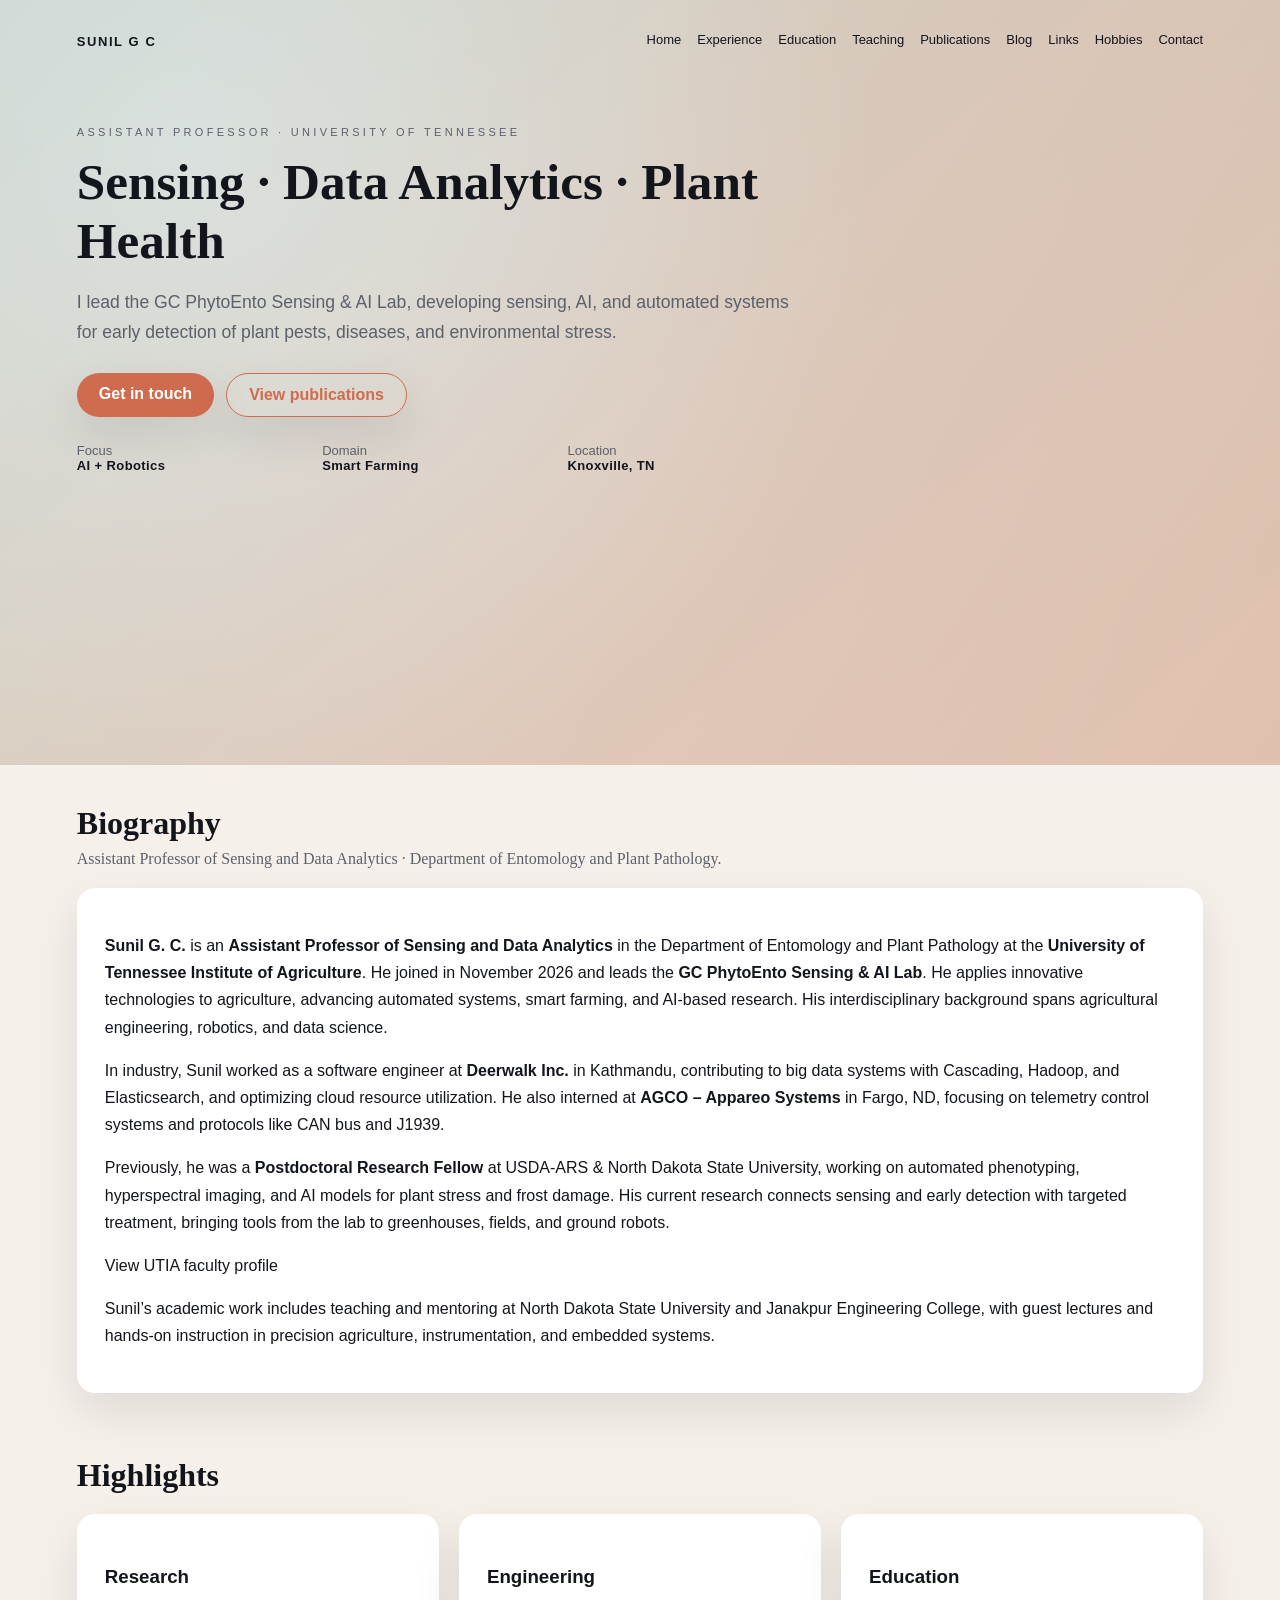
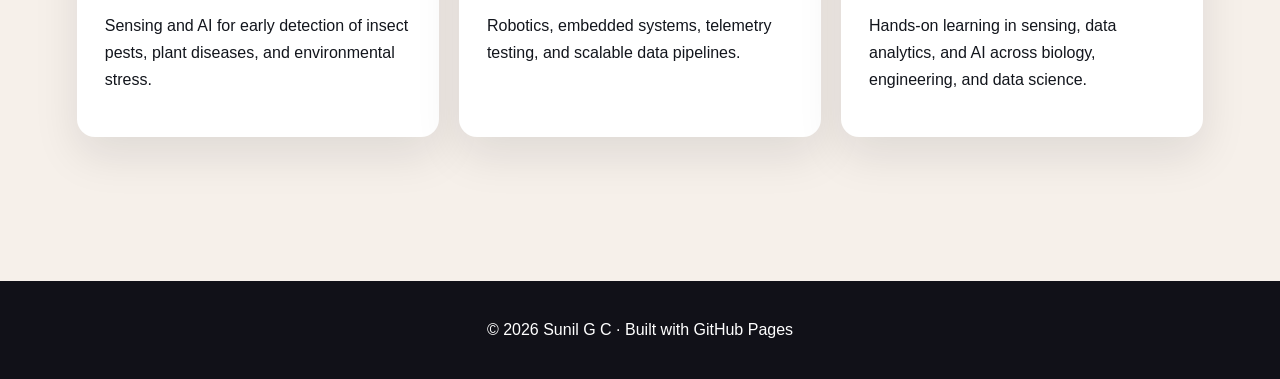
<file: index.html>
<!DOCTYPE html>
<html lang="en">

<head>
  <meta charset="UTF-8">
  <meta http-equiv="Content-Security-Policy" content="default-src 'none'; style-src 'self' https://fonts.googleapis.com; font-src https://fonts.gstatic.com; img-src 'self'; base-uri 'none'; form-action 'none'; upgrade-insecure-requests">
  <meta name="referrer" content="strict-origin-when-cross-origin">
  <meta name="viewport" content="width=device-width, initial-scale=1.0">
  <title>Sunil GC | Assistant Professor, University of Tennessee</title>
  <link rel="stylesheet" href="style.css">
</head>

<body>
  <header class="hero">
    <div class="hero__bg"></div>
    <nav class="nav">
      <div class="nav__brand">Sunil G C</div>
      <div class="nav__links">
        <a href="index.html">Home</a>
        <a href="experience.html">Experience</a>
        <a href="education.html">Education</a>
        <a href="teaching.html">Teaching</a>
        <a href="publications.html">Publications</a>
        <a href="blog.html">Blog</a>
        <a href="links.html">Links</a>
        <a href="hobbies.html">Hobbies</a>
        <a href="contact.html">Contact</a>
      </div>
    </nav>

    <div class="hero__content">
      <p class="hero__eyebrow">Assistant Professor · University of Tennessee</p>
      <h1>Sensing · Data Analytics · Plant Health</h1>
      <p class="hero__lede">I lead the GC PhytoEnto Sensing &amp; AI Lab, developing sensing, AI, and automated systems for early detection of plant pests, diseases, and environmental stress.</p>
      <div class="hero__cta">
        <a class="btn" href="contact.html">Get in touch</a>
        <a class="btn btn--ghost" href="publications.html">View publications</a>
      </div>
      <div class="hero__stats">
        <div>
          <span class="stat__label">Focus</span>
          <span class="stat__value">AI + Robotics</span>
        </div>
        <div>
          <span class="stat__label">Domain</span>
          <span class="stat__value">Smart Farming</span>
        </div>
        <div>
          <span class="stat__label">Location</span>
          <span class="stat__value">Knoxville, TN</span>
        </div>
      </div>
    </div>
  </header>

  <main>
    <section class="section">
      <div class="section__header">
        <h2>Biography</h2>
        <p>Assistant Professor of Sensing and Data Analytics · Department of Entomology and Plant Pathology.</p>
      </div>
      <div class="card">
        <p><strong>Sunil G. C.</strong> is an <strong>Assistant Professor of Sensing and Data Analytics</strong> in the Department of Entomology and Plant Pathology at the <strong>University of Tennessee Institute of Agriculture</strong>. He joined in November 2026 and leads the <strong>GC PhytoEnto Sensing &amp; AI Lab</strong>. He applies innovative technologies to agriculture, advancing automated systems, smart farming, and AI-based research. His interdisciplinary background spans agricultural engineering, robotics, and data science.</p>
        <p>In industry, Sunil worked as a software engineer at <strong>Deerwalk Inc.</strong> in Kathmandu, contributing to big data systems with Cascading, Hadoop, and Elasticsearch, and optimizing cloud resource utilization. He also interned at <strong>AGCO – Appareo Systems</strong> in Fargo, ND, focusing on telemetry control systems and protocols like CAN bus and J1939.</p>
        <p>Previously, he was a <strong>Postdoctoral Research Fellow</strong> at USDA-ARS &amp; North Dakota State University, working on automated phenotyping, hyperspectral imaging, and AI models for plant stress and frost damage. His current research connects sensing and early detection with targeted treatment, bringing tools from the lab to greenhouses, fields, and ground robots.</p>
        <p><a href="https://utia.tennessee.edu/person/?id=401983" target="_blank" rel="noopener">View UTIA faculty profile</a></p>
        <p>Sunil’s academic work includes teaching and mentoring at North Dakota State University and Janakpur Engineering College, with guest lectures and hands-on instruction in precision agriculture, instrumentation, and embedded systems.</p>
      </div>
    </section>

    <section class="section">
      <div class="section__header">
        <h2>Highlights</h2>
      </div>
      <div class="grid">
        <div class="card">
          <h3>Research</h3>
          <p>Sensing and AI for early detection of insect pests, plant diseases, and environmental stress.</p>
        </div>
        <div class="card">
          <h3>Engineering</h3>
          <p>Robotics, embedded systems, telemetry testing, and scalable data pipelines.</p>
        </div>
        <div class="card">
          <h3>Education</h3>
          <p>Hands-on learning in sensing, data analytics, and AI across biology, engineering, and data science.</p>
        </div>
      </div>
    </section>
  </main>

  <footer class="footer">
    <p>© 2026 Sunil G C · Built with GitHub Pages</p>
  </footer>
</body>

</html>
</file>
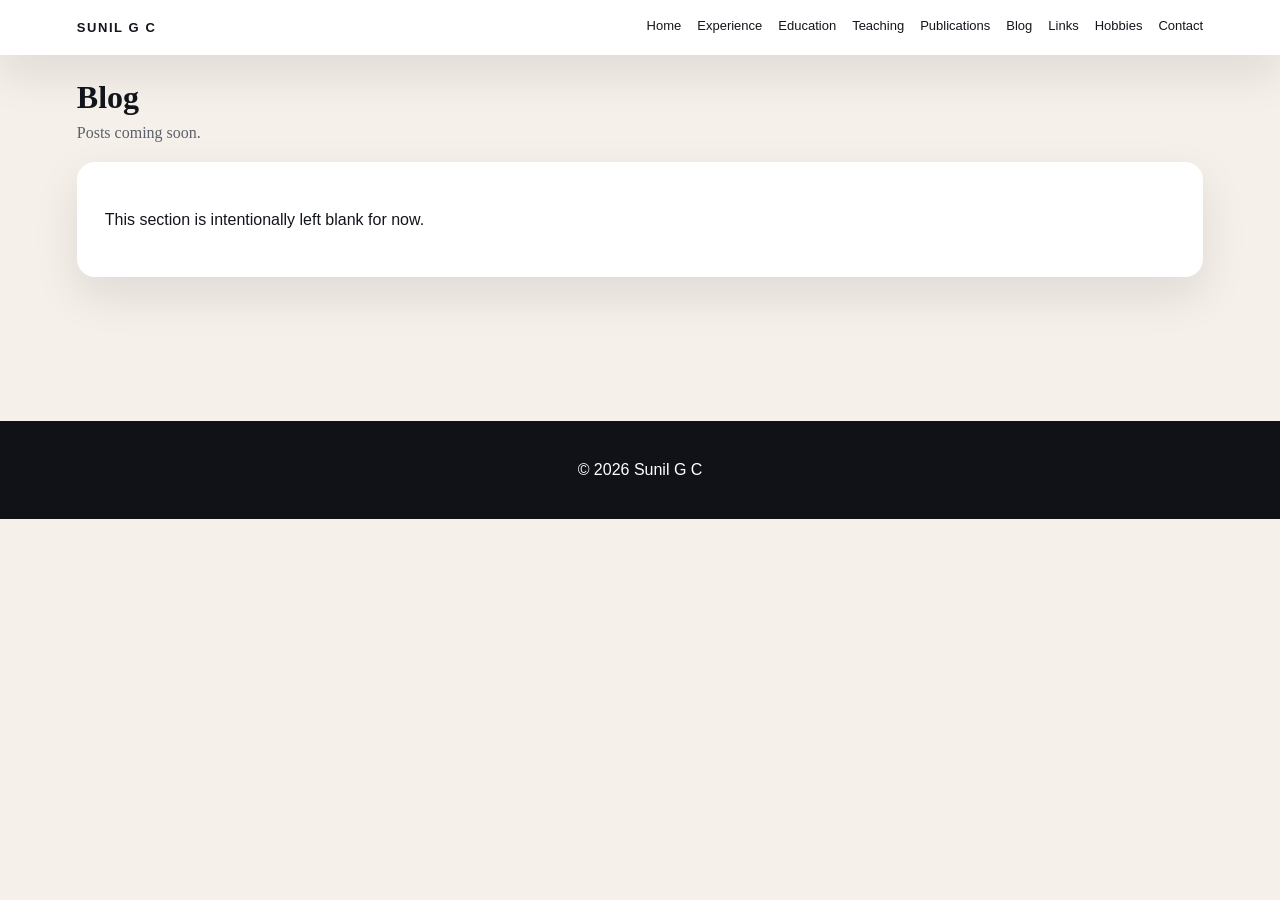
<file: blog.html>
<!DOCTYPE html>
<html lang="en">

<head>
  <meta charset="UTF-8">
  <meta http-equiv="Content-Security-Policy" content="default-src 'none'; style-src 'self' https://fonts.googleapis.com; font-src https://fonts.gstatic.com; img-src 'self'; base-uri 'none'; form-action 'none'; upgrade-insecure-requests">
  <meta name="referrer" content="strict-origin-when-cross-origin">
  <meta name="viewport" content="width=device-width, initial-scale=1.0">
  <title>Sunil GC | Blog</title>
  <link rel="stylesheet" href="style.css">
</head>

<body>
  <nav class="nav nav--page">
    <div class="nav__brand">Sunil G C</div>
    <div class="nav__links">
      <a href="index.html">Home</a>
      <a href="experience.html">Experience</a>
      <a href="education.html">Education</a>
      <a href="teaching.html">Teaching</a>
      <a href="publications.html">Publications</a>
      <a href="blog.html">Blog</a>
      <a href="links.html">Links</a>
      <a href="hobbies.html">Hobbies</a>
      <a href="contact.html">Contact</a>
    </div>
  </nav>

  <main class="page">
    <section class="section">
      <div class="section__header">
        <h2>Blog</h2>
        <p>Posts coming soon.</p>
      </div>
      <div class="card">
        <p>This section is intentionally left blank for now.</p>
      </div>
    </section>
  </main>

  <footer class="footer">
    <p>© 2026 Sunil G C</p>
  </footer>
</body>

</html>
</file>
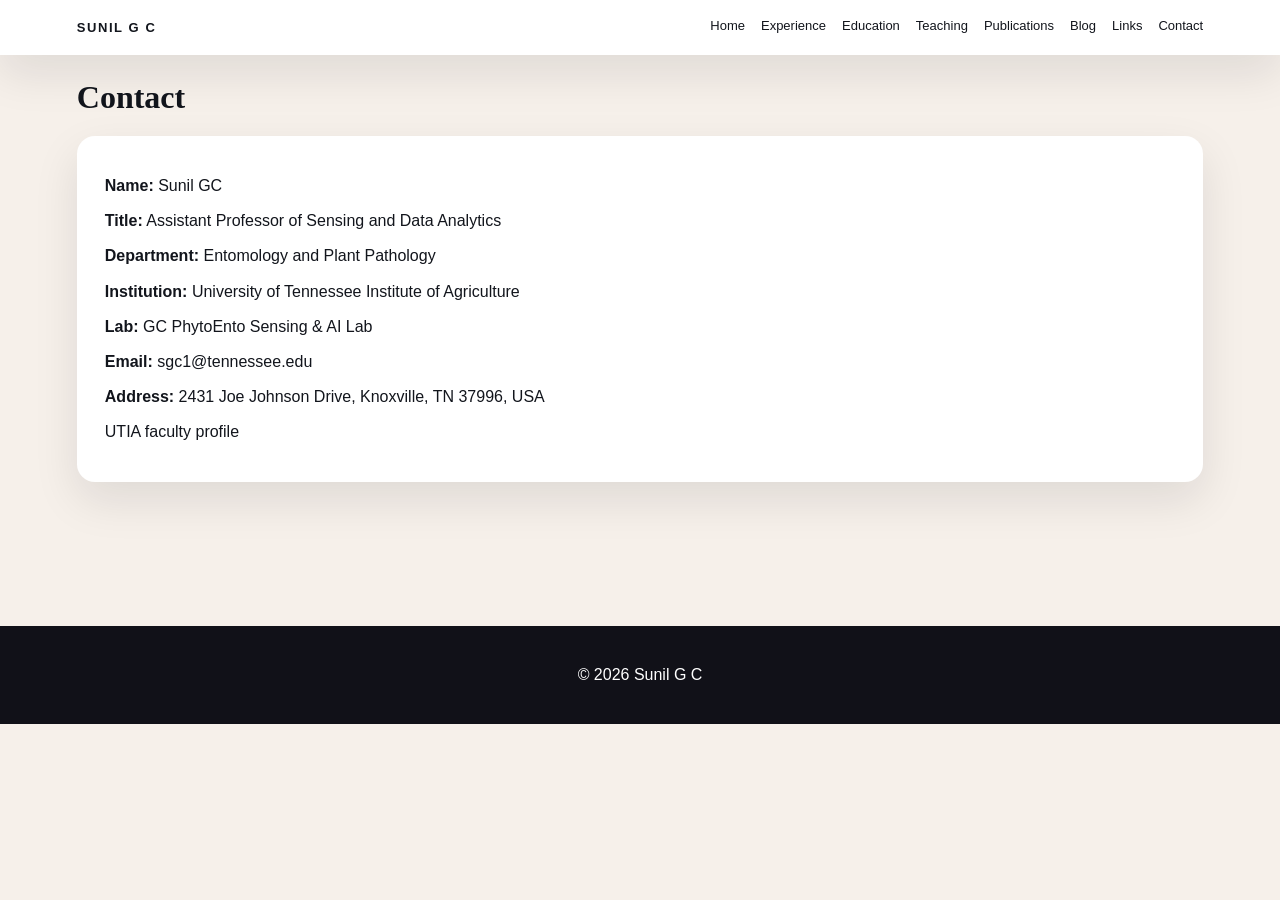
<file: contact.html>
<!DOCTYPE html>
<html lang="en">

<head>
  <meta charset="UTF-8">
  <meta http-equiv="Content-Security-Policy" content="default-src 'none'; style-src 'self' https://fonts.googleapis.com; font-src https://fonts.gstatic.com; img-src 'self'; base-uri 'none'; form-action 'none'; upgrade-insecure-requests">
  <meta name="referrer" content="strict-origin-when-cross-origin">
  <meta name="viewport" content="width=device-width, initial-scale=1.0">
  <title>Sunil GC | Contact</title>
  <link rel="stylesheet" href="style.css">
</head>

<body>
  <nav class="nav nav--page">
    <div class="nav__brand">Sunil G C</div>
    <div class="nav__links">
      <a href="index.html">Home</a>
      <a href="experience.html">Experience</a>
      <a href="education.html">Education</a>
      <a href="teaching.html">Teaching</a>
      <a href="publications.html">Publications</a>
      <a href="blog.html">Blog</a>
      <a href="links.html">Links</a>
      <a href="contact.html">Contact</a>
    </div>
  </nav>

  <main class="page">
    <section class="section">
      <div class="section__header">
        <h2>Contact</h2>
      </div>
      <div class="card contact">
        <p><strong>Name:</strong> Sunil GC</p>
        <p><strong>Title:</strong> Assistant Professor of Sensing and Data Analytics</p>
        <p><strong>Department:</strong> Entomology and Plant Pathology</p>
        <p><strong>Institution:</strong> University of Tennessee Institute of Agriculture</p>
        <p><strong>Lab:</strong> GC PhytoEnto Sensing &amp; AI Lab</p>
        <p><strong>Email:</strong> <a href="mailto:sgc1@tennessee.edu">sgc1@tennessee.edu</a></p>
        <p><strong>Address:</strong> 2431 Joe Johnson Drive, Knoxville, TN 37996, USA</p>
        <p><a href="https://utia.tennessee.edu/person/?id=401983" target="_blank" rel="noopener">UTIA faculty profile</a></p>
      </div>
    </section>
  </main>

  <footer class="footer">
    <p>© 2026 Sunil G C</p>
  </footer>
</body>

</html>
</file>
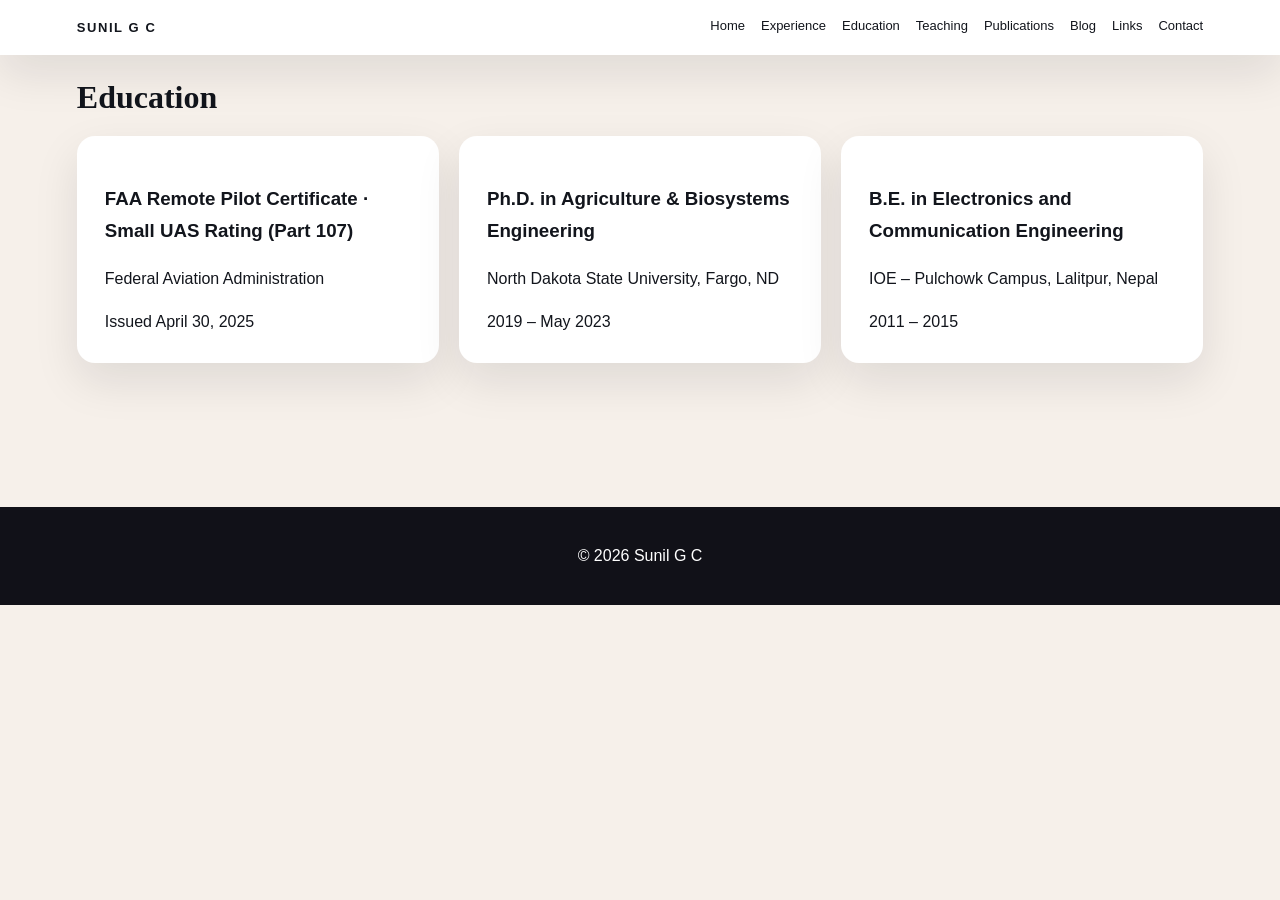
<file: education.html>
<!DOCTYPE html>
<html lang="en">

<head>
  <meta charset="UTF-8">
  <meta http-equiv="Content-Security-Policy" content="default-src 'none'; style-src 'self' https://fonts.googleapis.com; font-src https://fonts.gstatic.com; img-src 'self'; base-uri 'none'; form-action 'none'; upgrade-insecure-requests">
  <meta name="referrer" content="strict-origin-when-cross-origin">
  <meta name="viewport" content="width=device-width, initial-scale=1.0">
  <title>Sunil GC | Education</title>
  <link rel="stylesheet" href="style.css">
</head>

<body>
  <nav class="nav nav--page">
    <div class="nav__brand">Sunil G C</div>
    <div class="nav__links">
      <a href="index.html">Home</a>
      <a href="experience.html">Experience</a>
      <a href="education.html">Education</a>
      <a href="teaching.html">Teaching</a>
      <a href="publications.html">Publications</a>
      <a href="blog.html">Blog</a>
      <a href="links.html">Links</a>
      <a href="contact.html">Contact</a>
    </div>
  </nav>

  <main class="page">
    <section class="section">
      <div class="section__header">
        <h2>Education</h2>
      </div>
      <div class="grid">
        <div class="card">
          <h3>FAA Remote Pilot Certificate · Small UAS Rating (Part 107)</h3>
          <p>Federal Aviation Administration</p>
          <span>Issued April 30, 2025</span>
        </div>
        <div class="card">
          <h3>Ph.D. in Agriculture & Biosystems Engineering</h3>
          <p>North Dakota State University, Fargo, ND</p>
          <span>2019 – May 2023</span>
        </div>
        <div class="card">
          <h3>B.E. in Electronics and Communication Engineering</h3>
          <p>IOE – Pulchowk Campus, Lalitpur, Nepal</p>
          <span>2011 – 2015</span>
        </div>
      </div>
    </section>
  </main>

  <footer class="footer">
    <p>© 2026 Sunil G C</p>
  </footer>
</body>

</html>
</file>
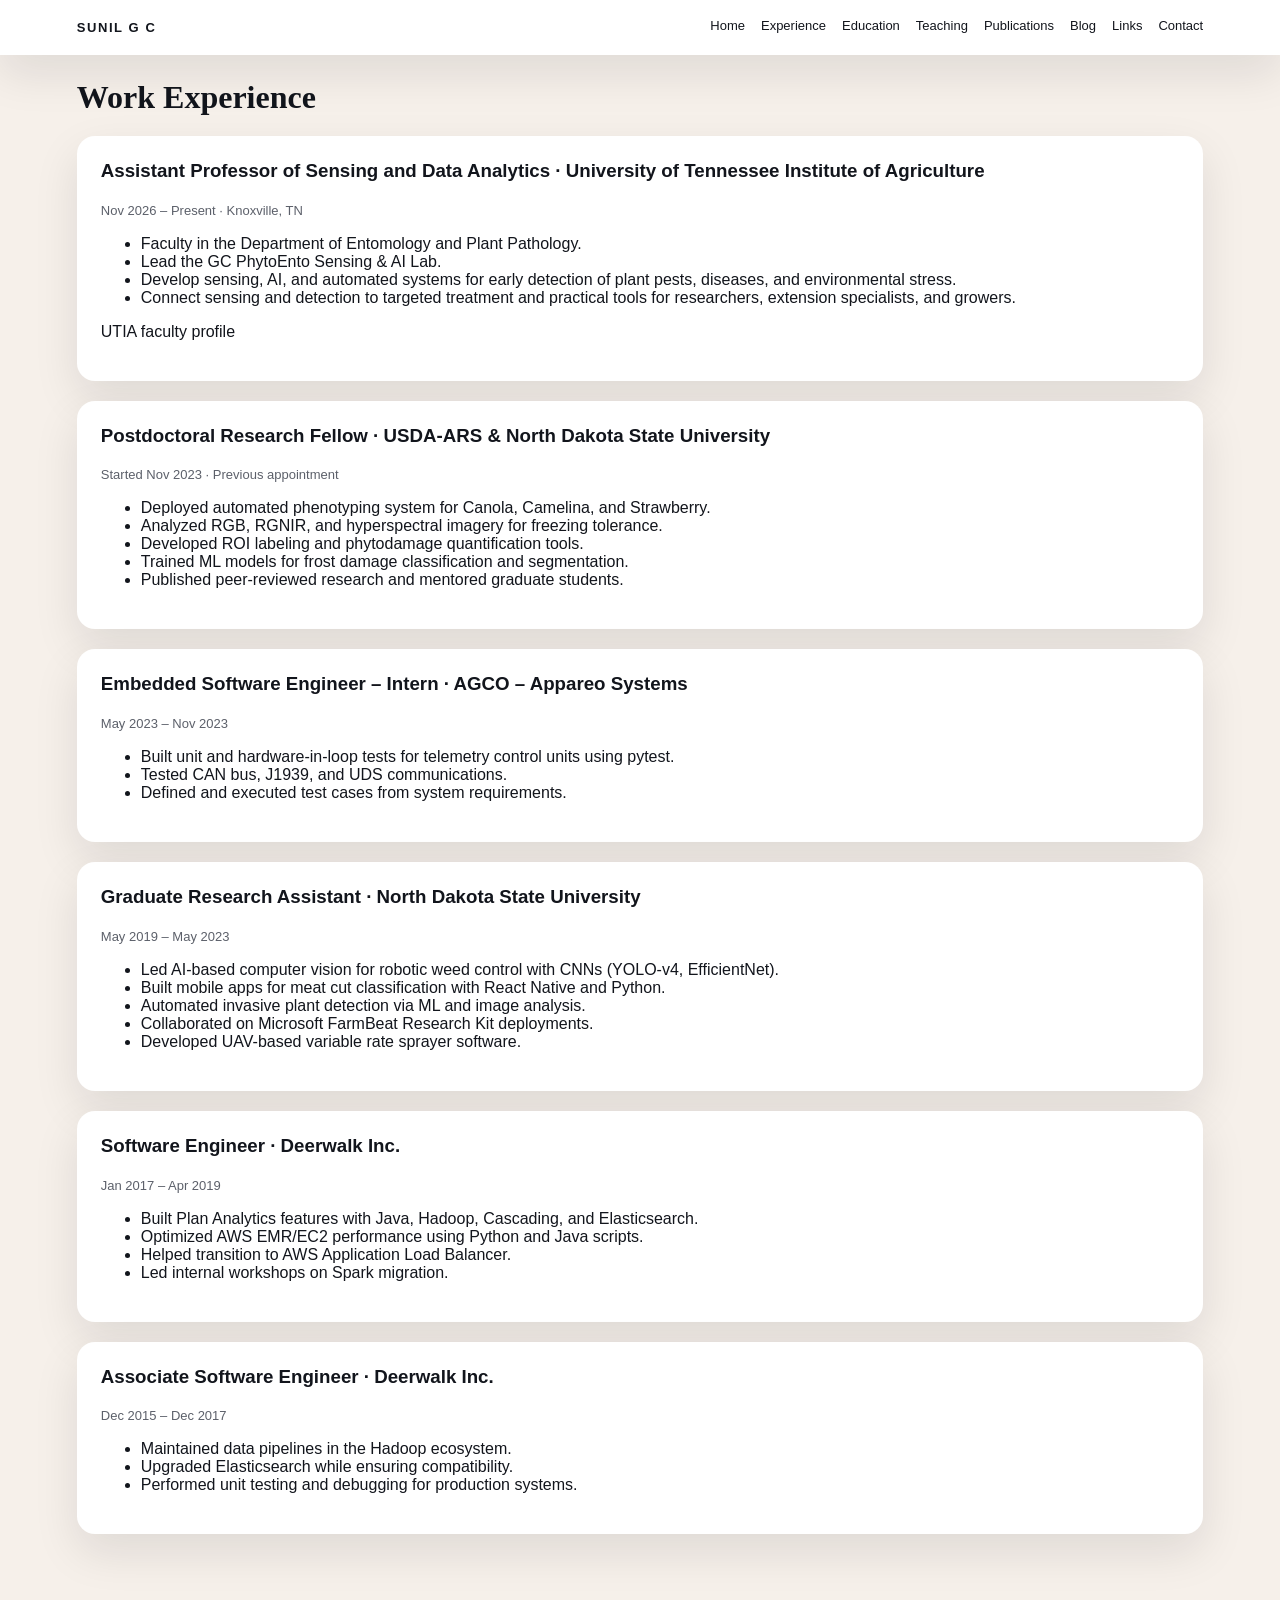
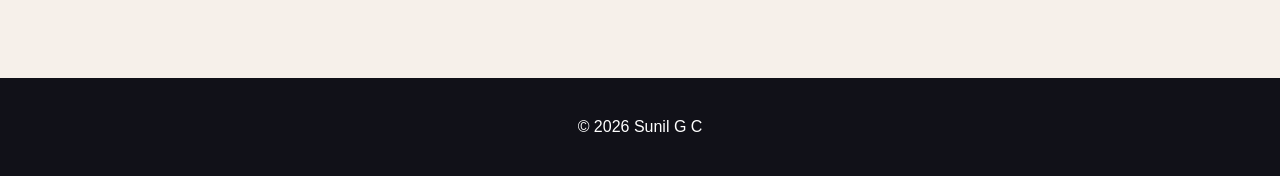
<file: experience.html>
<!DOCTYPE html>
<html lang="en">

<head>
  <meta charset="UTF-8">
  <meta http-equiv="Content-Security-Policy" content="default-src 'none'; style-src 'self' https://fonts.googleapis.com; font-src https://fonts.gstatic.com; img-src 'self'; base-uri 'none'; form-action 'none'; upgrade-insecure-requests">
  <meta name="referrer" content="strict-origin-when-cross-origin">
  <meta name="viewport" content="width=device-width, initial-scale=1.0">
  <title>Sunil GC | Experience</title>
  <link rel="stylesheet" href="style.css">
</head>

<body>
  <nav class="nav nav--page">
    <div class="nav__brand">Sunil G C</div>
    <div class="nav__links">
      <a href="index.html">Home</a>
      <a href="experience.html">Experience</a>
      <a href="education.html">Education</a>
      <a href="teaching.html">Teaching</a>
      <a href="publications.html">Publications</a>
      <a href="blog.html">Blog</a>
      <a href="links.html">Links</a>
      <a href="contact.html">Contact</a>
    </div>
  </nav>

  <main class="page">
    <section class="section">
      <div class="section__header">
        <h2>Work Experience</h2>
      </div>
      <div class="timeline">
        <div class="timeline__item">
          <h3>Assistant Professor of Sensing and Data Analytics · University of Tennessee Institute of Agriculture</h3>
          <span>Nov 2026 – Present · Knoxville, TN</span>
          <ul>
            <li>Faculty in the Department of Entomology and Plant Pathology.</li>
            <li>Lead the GC PhytoEnto Sensing &amp; AI Lab.</li>
            <li>Develop sensing, AI, and automated systems for early detection of plant pests, diseases, and environmental stress.</li>
            <li>Connect sensing and detection to targeted treatment and practical tools for researchers, extension specialists, and growers.</li>
          </ul>
          <p><a href="https://utia.tennessee.edu/person/?id=401983" target="_blank" rel="noopener">UTIA faculty profile</a></p>
        </div>
        <div class="timeline__item">
          <h3>Postdoctoral Research Fellow · USDA-ARS & North Dakota State University</h3>
          <span>Started Nov 2023 · Previous appointment</span>
          <ul>
            <li>Deployed automated phenotyping system for Canola, Camelina, and Strawberry.</li>
            <li>Analyzed RGB, RGNIR, and hyperspectral imagery for freezing tolerance.</li>
            <li>Developed ROI labeling and phytodamage quantification tools.</li>
            <li>Trained ML models for frost damage classification and segmentation.</li>
            <li>Published peer-reviewed research and mentored graduate students.</li>
          </ul>
        </div>
        <div class="timeline__item">
          <h3>Embedded Software Engineer – Intern · AGCO – Appareo Systems</h3>
          <span>May 2023 – Nov 2023</span>
          <ul>
            <li>Built unit and hardware-in-loop tests for telemetry control units using pytest.</li>
            <li>Tested CAN bus, J1939, and UDS communications.</li>
            <li>Defined and executed test cases from system requirements.</li>
          </ul>
        </div>
        <div class="timeline__item">
          <h3>Graduate Research Assistant · North Dakota State University</h3>
          <span>May 2019 – May 2023</span>
          <ul>
            <li>Led AI-based computer vision for robotic weed control with CNNs (YOLO-v4, EfficientNet).</li>
            <li>Built mobile apps for meat cut classification with React Native and Python.</li>
            <li>Automated invasive plant detection via ML and image analysis.</li>
            <li>Collaborated on Microsoft FarmBeat Research Kit deployments.</li>
            <li>Developed UAV-based variable rate sprayer software.</li>
          </ul>
        </div>
        <div class="timeline__item">
          <h3>Software Engineer · Deerwalk Inc.</h3>
          <span>Jan 2017 – Apr 2019</span>
          <ul>
            <li>Built Plan Analytics features with Java, Hadoop, Cascading, and Elasticsearch.</li>
            <li>Optimized AWS EMR/EC2 performance using Python and Java scripts.</li>
            <li>Helped transition to AWS Application Load Balancer.</li>
            <li>Led internal workshops on Spark migration.</li>
          </ul>
        </div>
        <div class="timeline__item">
          <h3>Associate Software Engineer · Deerwalk Inc.</h3>
          <span>Dec 2015 – Dec 2017</span>
          <ul>
            <li>Maintained data pipelines in the Hadoop ecosystem.</li>
            <li>Upgraded Elasticsearch while ensuring compatibility.</li>
            <li>Performed unit testing and debugging for production systems.</li>
          </ul>
        </div>
      </div>
    </section>
  </main>

  <footer class="footer">
    <p>© 2026 Sunil G C</p>
  </footer>
</body>

</html>
</file>
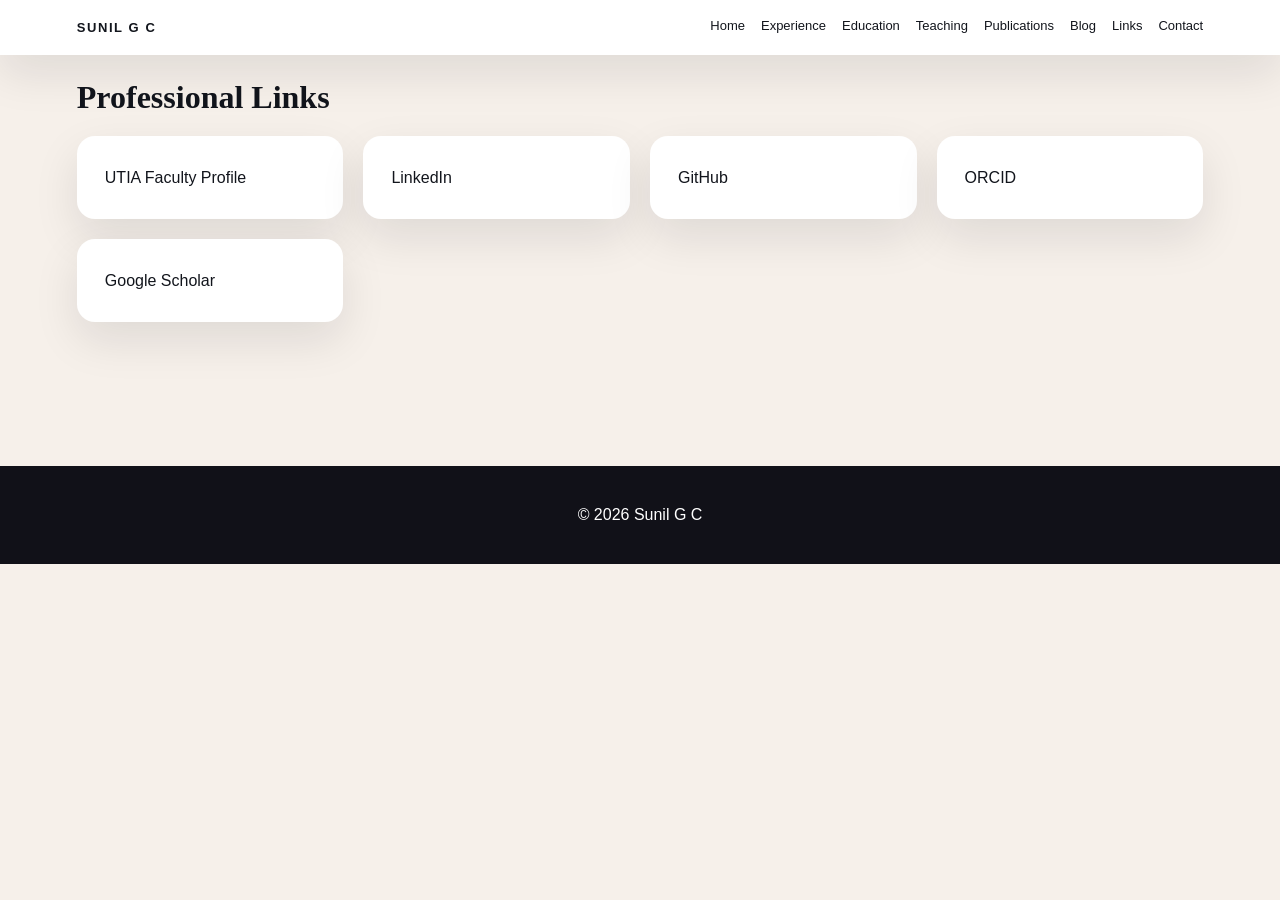
<file: links.html>
<!DOCTYPE html>
<html lang="en">

<head>
  <meta charset="UTF-8">
  <meta http-equiv="Content-Security-Policy" content="default-src 'none'; style-src 'self' https://fonts.googleapis.com; font-src https://fonts.gstatic.com; img-src 'self'; base-uri 'none'; form-action 'none'; upgrade-insecure-requests">
  <meta name="referrer" content="strict-origin-when-cross-origin">
  <meta name="viewport" content="width=device-width, initial-scale=1.0">
  <title>Sunil GC | Links</title>
  <link rel="stylesheet" href="style.css">
</head>

<body>
  <nav class="nav nav--page">
    <div class="nav__brand">Sunil G C</div>
    <div class="nav__links">
      <a href="index.html">Home</a>
      <a href="experience.html">Experience</a>
      <a href="education.html">Education</a>
      <a href="teaching.html">Teaching</a>
      <a href="publications.html">Publications</a>
      <a href="blog.html">Blog</a>
      <a href="links.html">Links</a>
      <a href="contact.html">Contact</a>
    </div>
  </nav>

  <main class="page">
    <section class="section">
      <div class="section__header">
        <h2>Professional Links</h2>
      </div>
      <div class="grid">
        <a class="card link-card" href="https://utia.tennessee.edu/person/?id=401983" target="_blank" rel="noopener">UTIA Faculty Profile</a>
        <a class="card link-card" href="https://www.linkedin.com/in/sgc445" target="_blank" rel="noopener">LinkedIn</a>
        <a class="card link-card" href="https://github.com/sunilgc7" target="_blank" rel="noopener">GitHub</a>
        <a class="card link-card" href="https://orcid.org/0000-0002-4653-7618" target="_blank" rel="noopener">ORCID</a>
        <a class="card link-card" href="https://scholar.google.com/citations?user=EtjLGYIAAAAJ&hl=en" target="_blank" rel="noopener">Google Scholar</a>
      </div>
    </section>
  </main>

  <footer class="footer">
    <p>© 2026 Sunil G C</p>
  </footer>
</body>

</html>
</file>
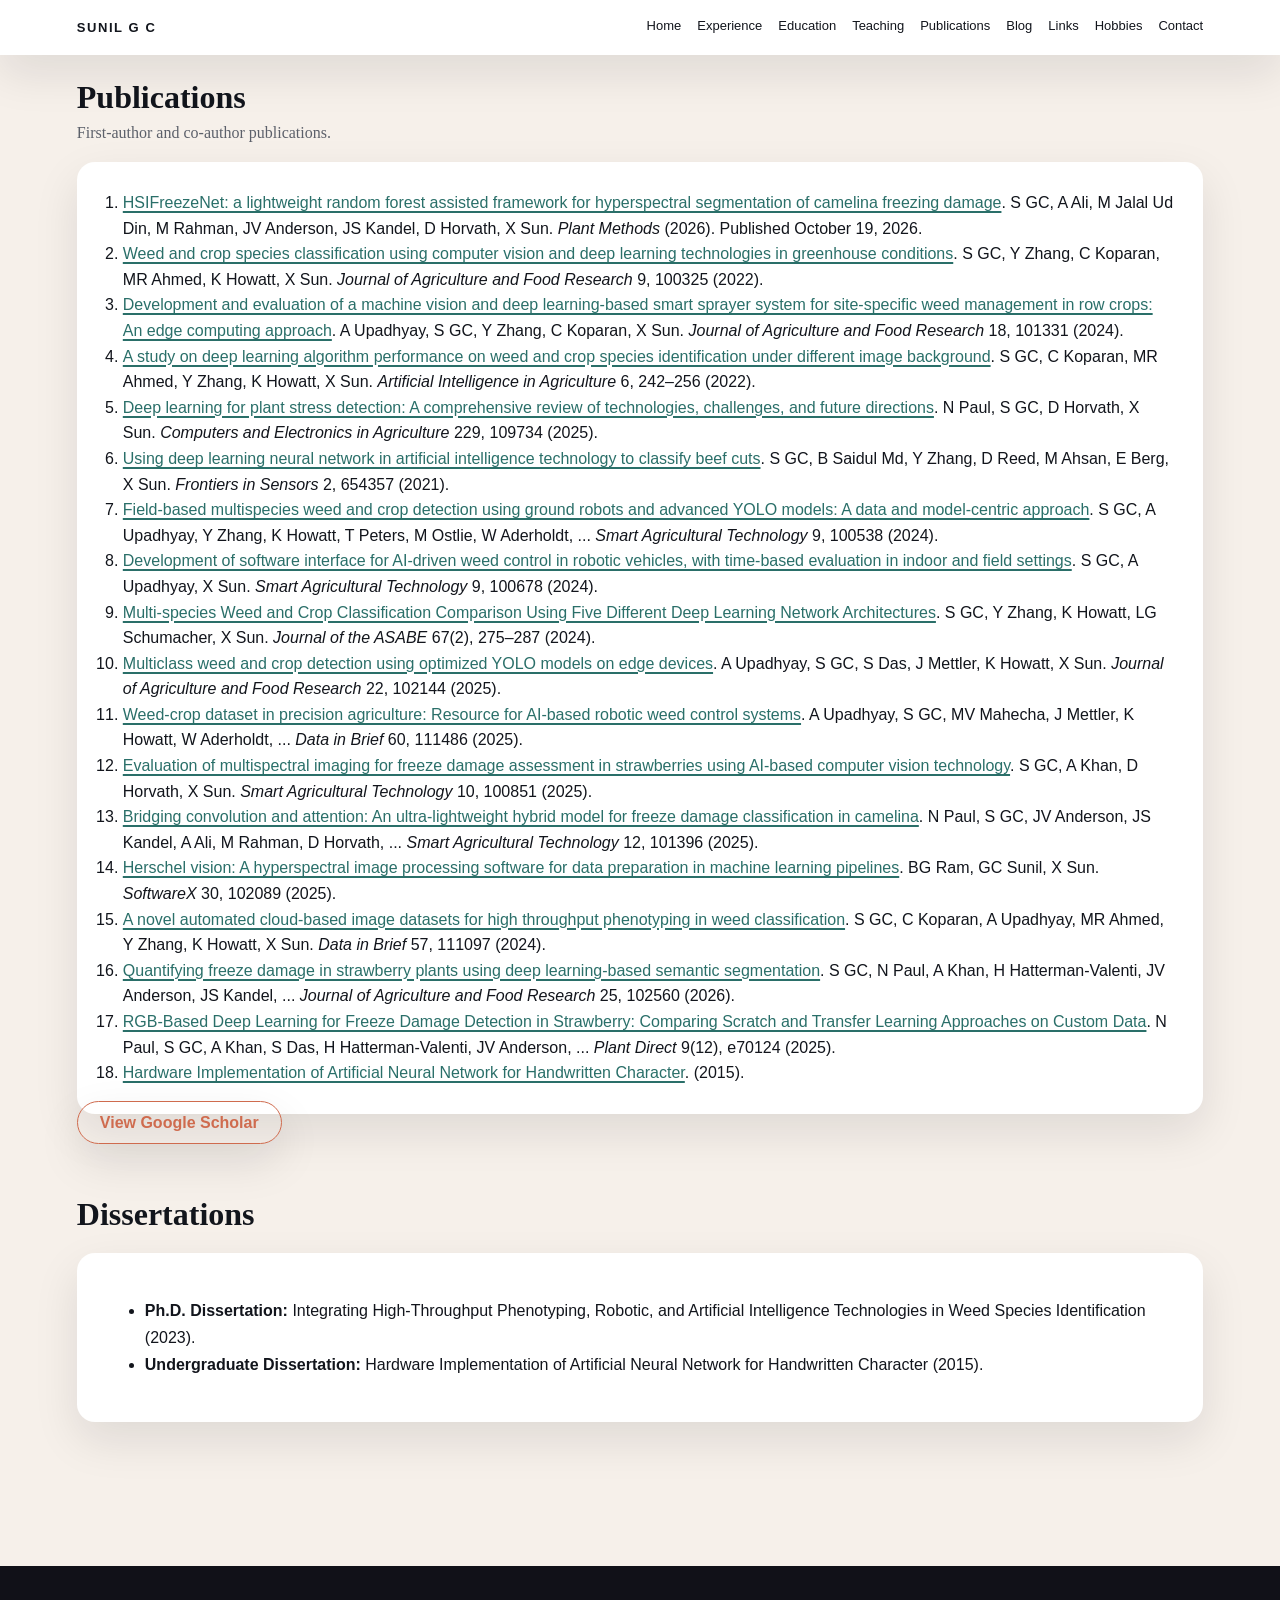
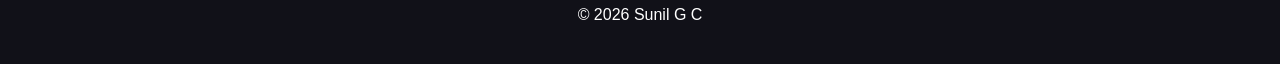
<file: publications.html>
<!DOCTYPE html>
<html lang="en">

<head>
  <meta charset="UTF-8">
  <meta http-equiv="Content-Security-Policy" content="default-src 'none'; style-src 'self' https://fonts.googleapis.com; font-src https://fonts.gstatic.com; img-src 'self'; base-uri 'none'; form-action 'none'; upgrade-insecure-requests">
  <meta name="referrer" content="strict-origin-when-cross-origin">
  <meta name="viewport" content="width=device-width, initial-scale=1.0">
  <title>Sunil GC | Publications</title>
  <link rel="stylesheet" href="style.css">
</head>

<body>
  <nav class="nav nav--page">
    <div class="nav__brand">Sunil G C</div>
    <div class="nav__links">
      <a href="index.html">Home</a>
      <a href="experience.html">Experience</a>
      <a href="education.html">Education</a>
      <a href="teaching.html">Teaching</a>
      <a href="publications.html">Publications</a>
      <a href="blog.html">Blog</a>
      <a href="links.html">Links</a>
      <a href="hobbies.html">Hobbies</a>
      <a href="contact.html">Contact</a>
    </div>
  </nav>

  <main class="page">
    <section class="section">
      <div class="section__header">
        <h2>Publications</h2>
        <p>First-author and co-author publications.</p>
      </div>
      <div class="card">
          <ol class="pubs">
            <li><a href="https://doi.org/10.1186/s13007-026-01602-w" target="_blank" rel="noopener">HSIFreezeNet: a lightweight random forest assisted framework for hyperspectral segmentation of camelina freezing damage</a>. S GC, A Ali, M Jalal Ud Din, M Rahman, JV Anderson, JS Kandel, D Horvath, X Sun. <em>Plant Methods</em> (2026). Published October 19, 2026.</li>
            <li><a href="https://doi.org/10.1016/j.jafr.2022.100325" target="_blank" rel="noopener">Weed and crop species classification using computer vision and deep learning technologies in greenhouse conditions</a>. S GC, Y Zhang, C Koparan, MR Ahmed, K Howatt, X Sun. <em>Journal of Agriculture and Food Research</em> 9, 100325 (2022).</li>
            <li><a href="https://doi.org/10.1016/j.jafr.2024.101331" target="_blank" rel="noopener">Development and evaluation of a machine vision and deep learning-based smart sprayer system for site-specific weed management in row crops: An edge computing approach</a>. A Upadhyay, S GC, Y Zhang, C Koparan, X Sun. <em>Journal of Agriculture and Food Research</em> 18, 101331 (2024).</li>
            <li><a href="https://doi.org/10.1016/j.aiia.2022.11.001" target="_blank" rel="noopener">A study on deep learning algorithm performance on weed and crop species identification under different image background</a>. S GC, C Koparan, MR Ahmed, Y Zhang, K Howatt, X Sun. <em>Artificial Intelligence in Agriculture</em> 6, 242–256 (2022).</li>
            <li><a href="https://doi.org/10.1016/j.compag.2024.109734" target="_blank" rel="noopener">Deep learning for plant stress detection: A comprehensive review of technologies, challenges, and future directions</a>. N Paul, S GC, D Horvath, X Sun. <em>Computers and Electronics in Agriculture</em> 229, 109734 (2025).</li>
            <li><a href="https://doi.org/10.3389/fsens.2021.654357" target="_blank" rel="noopener">Using deep learning neural network in artificial intelligence technology to classify beef cuts</a>. S GC, B Saidul Md, Y Zhang, D Reed, M Ahsan, E Berg, X Sun. <em>Frontiers in Sensors</em> 2, 654357 (2021).</li>
            <li><a href="https://doi.org/10.1016/j.atech.2024.100538" target="_blank" rel="noopener">Field-based multispecies weed and crop detection using ground robots and advanced YOLO models: A data and model-centric approach</a>. S GC, A Upadhyay, Y Zhang, K Howatt, T Peters, M Ostlie, W Aderholdt, ... <em>Smart Agricultural Technology</em> 9, 100538 (2024).</li>
            <li><a href="https://doi.org/10.1016/j.atech.2024.100678" target="_blank" rel="noopener">Development of software interface for AI-driven weed control in robotic vehicles, with time-based evaluation in indoor and field settings</a>. S GC, A Upadhyay, X Sun. <em>Smart Agricultural Technology</em> 9, 100678 (2024).</li>
            <li><a href="https://doi.org/10.13031/ja.15590" target="_blank" rel="noopener">Multi-species Weed and Crop Classification Comparison Using Five Different Deep Learning Network Architectures</a>. S GC, Y Zhang, K Howatt, LG Schumacher, X Sun. <em>Journal of the ASABE</em> 67(2), 275–287 (2024).</li>
            <li><a href="https://doi.org/10.1016/j.jafr.2025.102144" target="_blank" rel="noopener">Multiclass weed and crop detection using optimized YOLO models on edge devices</a>. A Upadhyay, S GC, S Das, J Mettler, K Howatt, X Sun. <em>Journal of Agriculture and Food Research</em> 22, 102144 (2025).</li>
            <li><a href="https://doi.org/10.1016/j.dib.2025.111486" target="_blank" rel="noopener">Weed-crop dataset in precision agriculture: Resource for AI-based robotic weed control systems</a>. A Upadhyay, S GC, MV Mahecha, J Mettler, K Howatt, W Aderholdt, ... <em>Data in Brief</em> 60, 111486 (2025).</li>
            <li><a href="https://doi.org/10.1016/j.atech.2025.100851" target="_blank" rel="noopener">Evaluation of multispectral imaging for freeze damage assessment in strawberries using AI-based computer vision technology</a>. S GC, A Khan, D Horvath, X Sun. <em>Smart Agricultural Technology</em> 10, 100851 (2025).</li>
            <li><a href="https://doi.org/10.1016/j.atech.2025.101396" target="_blank" rel="noopener">Bridging convolution and attention: An ultra-lightweight hybrid model for freeze damage classification in camelina</a>. N Paul, S GC, JV Anderson, JS Kandel, A Ali, M Rahman, D Horvath, ... <em>Smart Agricultural Technology</em> 12, 101396 (2025).</li>
            <li><a href="https://doi.org/10.1016/j.softx.2025.102089" target="_blank" rel="noopener">Herschel vision: A hyperspectral image processing software for data preparation in machine learning pipelines</a>. BG Ram, GC Sunil, X Sun. <em>SoftwareX</em> 30, 102089 (2025).</li>
            <li><a href="https://doi.org/10.1016/j.dib.2024.111097" target="_blank" rel="noopener">A novel automated cloud-based image datasets for high throughput phenotyping in weed classification</a>. S GC, C Koparan, A Upadhyay, MR Ahmed, Y Zhang, K Howatt, X Sun. <em>Data in Brief</em> 57, 111097 (2024).</li>
            <li><a href="https://doi.org/10.1016/j.jafr.2025.102560" target="_blank" rel="noopener">Quantifying freeze damage in strawberry plants using deep learning-based semantic segmentation</a>. S GC, N Paul, A Khan, H Hatterman-Valenti, JV Anderson, JS Kandel, ... <em>Journal of Agriculture and Food Research</em> 25, 102560 (2026).</li>
            <li><a href="https://doi.org/10.1002/pld3.70124" target="_blank" rel="noopener">RGB-Based Deep Learning for Freeze Damage Detection in Strawberry: Comparing Scratch and Transfer Learning Approaches on Custom Data</a>. N Paul, S GC, A Khan, S Das, H Hatterman-Valenti, JV Anderson, ... <em>Plant Direct</em> 9(12), e70124 (2025).</li>
            <li><a href="https://scholar.google.com/scholar?q=Hardware+Implementation+of+Artificial+Neural+Network+for+Handwritten+Character" target="_blank" rel="noopener">Hardware Implementation of Artificial Neural Network for Handwritten Character</a>. (2015).</li>
          </ol>
        </div>
      <div class="section__actions">
        <a class="btn btn--ghost" href="https://scholar.google.com/citations?user=EtjLGYIAAAAJ&hl=en" target="_blank" rel="noopener">View Google Scholar</a>
      </div>
    </section>

    <section class="section">
      <div class="section__header">
        <h2>Dissertations</h2>
      </div>
      <div class="card">
        <ul>
          <li><strong>Ph.D. Dissertation:</strong> <a href="https://www.ndsu.edu/sites/default/files/2023-05/Spring2023-CommencementProgram.pdf" target="_blank" rel="noopener">Integrating High-Throughput Phenotyping, Robotic, and Artificial Intelligence Technologies in Weed Species Identification</a> (2023).</li>
          <li><strong>Undergraduate Dissertation:</strong> <a href="https://scholar.google.com/scholar?q=Hardware+Implementation+of+Artificial+Neural+Network+for+Handwritten+Character" target="_blank" rel="noopener">Hardware Implementation of Artificial Neural Network for Handwritten Character</a> (2015).</li>
        </ul>
      </div>
    </section>
  </main>

  <footer class="footer">
    <p>© 2026 Sunil G C</p>
  </footer>
</body>

</html>
</file>
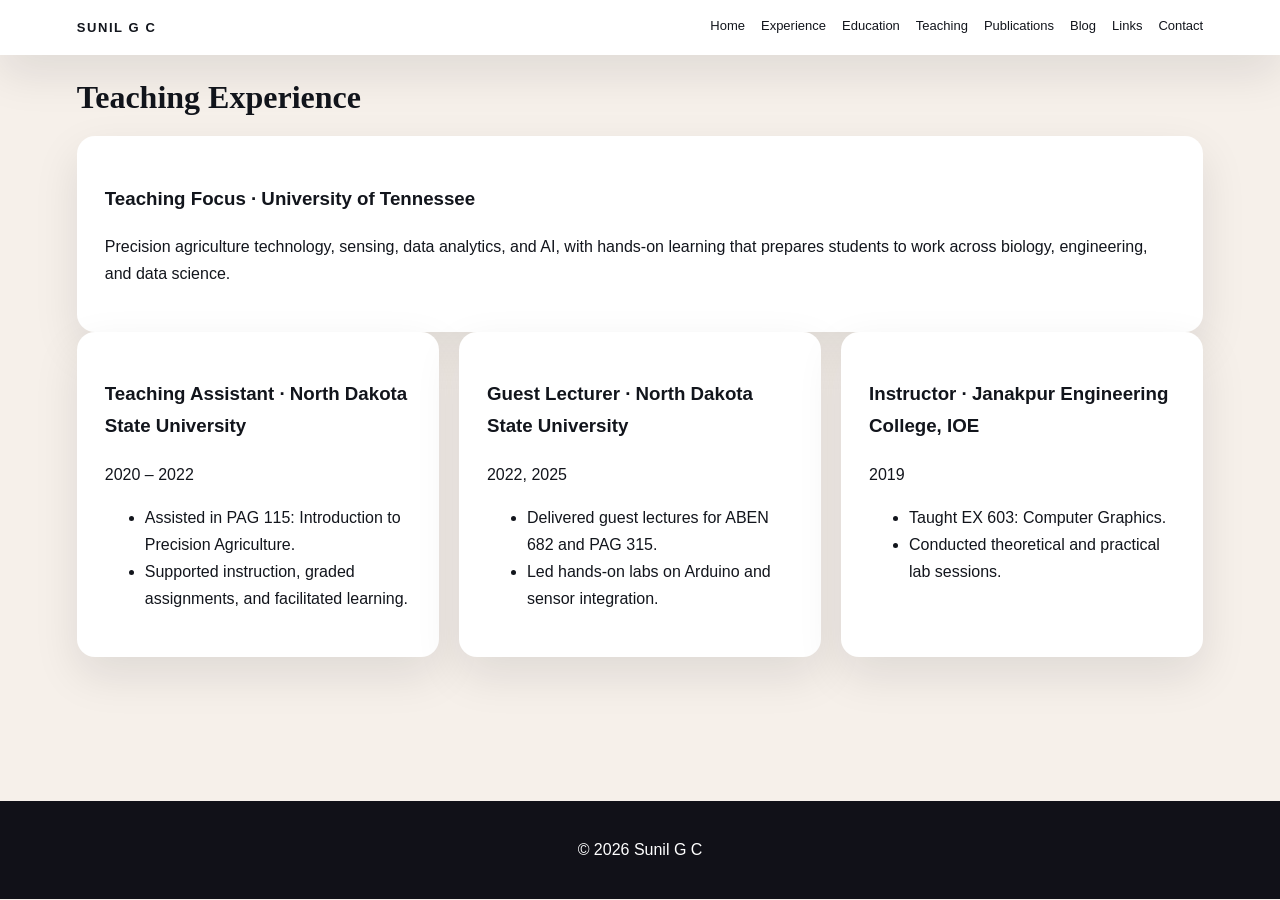
<file: teaching.html>
<!DOCTYPE html>
<html lang="en">

<head>
  <meta charset="UTF-8">
  <meta http-equiv="Content-Security-Policy" content="default-src 'none'; style-src 'self' https://fonts.googleapis.com; font-src https://fonts.gstatic.com; img-src 'self'; base-uri 'none'; form-action 'none'; upgrade-insecure-requests">
  <meta name="referrer" content="strict-origin-when-cross-origin">
  <meta name="viewport" content="width=device-width, initial-scale=1.0">
  <title>Sunil GC | Teaching</title>
  <link rel="stylesheet" href="style.css">
</head>

<body>
  <nav class="nav nav--page">
    <div class="nav__brand">Sunil G C</div>
    <div class="nav__links">
      <a href="index.html">Home</a>
      <a href="experience.html">Experience</a>
      <a href="education.html">Education</a>
      <a href="teaching.html">Teaching</a>
      <a href="publications.html">Publications</a>
      <a href="blog.html">Blog</a>
      <a href="links.html">Links</a>
      <a href="contact.html">Contact</a>
    </div>
  </nav>

  <main class="page">
    <section class="section">
      <div class="section__header">
        <h2>Teaching Experience</h2>
      </div>
      <div class="card">
        <h3>Teaching Focus · University of Tennessee</h3>
        <p>Precision agriculture technology, sensing, data analytics, and AI, with hands-on learning that prepares students to work across biology, engineering, and data science.</p>
      </div>
      <div class="grid">
        <div class="card">
          <h3>Teaching Assistant · North Dakota State University</h3>
          <span>2020 – 2022</span>
          <ul>
            <li>Assisted in PAG 115: Introduction to Precision Agriculture.</li>
            <li>Supported instruction, graded assignments, and facilitated learning.</li>
          </ul>
        </div>
        <div class="card">
          <h3>Guest Lecturer · North Dakota State University</h3>
          <span>2022, 2025</span>
          <ul>
            <li>Delivered guest lectures for ABEN 682 and PAG 315.</li>
            <li>Led hands-on labs on Arduino and sensor integration.</li>
          </ul>
        </div>
        <div class="card">
          <h3>Instructor · Janakpur Engineering College, IOE</h3>
          <span>2019</span>
          <ul>
            <li>Taught EX 603: Computer Graphics.</li>
            <li>Conducted theoretical and practical lab sessions.</li>
          </ul>
        </div>
      </div>
    </section>
  </main>

  <footer class="footer">
    <p>© 2026 Sunil G C</p>
  </footer>
</body>

</html>
</file>
<file: style.css>
@import url("https://fonts.googleapis.com/css2?family=Fraunces:wght@400;600;700&family=Manrope:wght@400;600;700&display=swap");

:root {
  --ink: #12151c;
  --muted: #5c606a;
  --accent: #cf6b4e;
  --accent-2: #2a6f69;
  --bg: #f6f0ea;
  --card: #ffffff;
  --shadow: 0 18px 45px rgba(18, 21, 28, 0.1);
}

* {
  box-sizing: border-box;
}

html {
  scroll-behavior: smooth;
}

body {
  margin: 0;
  font-family: "Fraunces", "Georgia", serif;
  background: var(--bg);
  color: var(--ink);
}

a {
  color: inherit;
  text-decoration: none;
}

.hero {
  position: relative;
  min-height: 85vh;
  overflow: hidden;
  padding: 24px 6vw 80px;
  background:
    radial-gradient(circle at 15% 20%, rgba(255, 255, 255, 0.9), transparent 55%),
    linear-gradient(120deg, #f8eee4, #f2e0d3 60%, #e8d7c8);
}

.hero__bg {
  position: absolute;
  inset: 0;
  background: linear-gradient(140deg, rgba(42, 111, 105, 0.2), rgba(207, 107, 78, 0.18));
  mix-blend-mode: multiply;
  pointer-events: none;
}

.nav {
  position: relative;
  z-index: 1;
  display: flex;
  align-items: center;
  justify-content: space-between;
  gap: 24px;
  padding: 8px 0 24px;
  font-family: "Manrope", "Helvetica", sans-serif;
}

.nav--page {
  padding: 18px 6vw;
  background: #fff;
  box-shadow: var(--shadow);
}

.nav__brand {
  font-weight: 700;
  letter-spacing: 0.12em;
  text-transform: uppercase;
  font-size: 13px;
}

.nav__links {
  display: flex;
  flex-wrap: wrap;
  gap: 16px;
  font-size: 13px;
}

.nav__links a {
  padding-bottom: 2px;
  border-bottom: 2px solid transparent;
}

.nav__links a:hover {
  border-color: var(--accent);
}

.hero__content {
  position: relative;
  z-index: 1;
  max-width: 720px;
  padding-top: 40px;
}

.hero__eyebrow {
  font-family: "Manrope", "Helvetica", sans-serif;
  text-transform: uppercase;
  letter-spacing: 0.3em;
  color: var(--muted);
  font-size: 11px;
}

.hero h1 {
  font-size: clamp(2.6rem, 4vw, 4.4rem);
  margin: 14px 0 10px;
}

.hero__lede {
  font-size: 1.1rem;
  line-height: 1.7;
  color: var(--muted);
  font-family: "Manrope", "Helvetica", sans-serif;
}

.hero__cta {
  display: flex;
  gap: 12px;
  margin: 26px 0;
  flex-wrap: wrap;
}

.btn {
  background: var(--accent);
  color: white;
  padding: 12px 22px;
  border-radius: 999px;
  font-family: "Manrope", "Helvetica", sans-serif;
  font-weight: 600;
  box-shadow: var(--shadow);
}

.btn--ghost {
  background: transparent;
  border: 1px solid var(--accent);
  color: var(--accent);
}

.hero__stats {
  display: grid;
  grid-template-columns: repeat(auto-fit, minmax(160px, 1fr));
  gap: 16px;
  font-family: "Manrope", "Helvetica", sans-serif;
  font-size: 13px;
}

.stat__label {
  display: block;
  color: var(--muted);
}

.stat__value {
  font-weight: 700;
  letter-spacing: 0.03em;
}

main {
  padding: 40px 6vw 80px;
}

.page {
  padding: 24px 6vw 80px;
}

.section {
  margin-bottom: 64px;
}

.section__header {
  margin-bottom: 20px;
}

.section__header h2 {
  font-size: 2rem;
  margin: 0 0 8px;
}

.section__header p {
  color: var(--muted);
  margin: 0;
}

.card {
  background: var(--card);
  border-radius: 18px;
  padding: 28px;
  box-shadow: var(--shadow);
  font-family: "Manrope", "Helvetica", sans-serif;
  line-height: 1.7;
}

.timeline {
  display: grid;
  gap: 20px;
}

.timeline__item {
  background: var(--card);
  border-radius: 18px;
  padding: 24px;
  box-shadow: var(--shadow);
  font-family: "Manrope", "Helvetica", sans-serif;
}

.timeline__item h3 {
  margin-top: 0;
}

.timeline__item span {
  color: var(--muted);
  font-size: 13px;
}

.grid {
  display: grid;
  gap: 20px;
  grid-template-columns: repeat(auto-fit, minmax(240px, 1fr));
}

.pubs {
  margin: 0;
  padding-left: 18px;
  font-family: "Manrope", "Helvetica", sans-serif;
  line-height: 1.6;
}

.pubs a {
  color: var(--accent-2);
  text-decoration: underline;
  text-decoration-thickness: 2px;
  text-underline-offset: 3px;
}

.pubs a:hover {
  color: var(--accent);
}

.hobby {
  background: var(--card);
  border-radius: 18px;
  padding: 18px;
  box-shadow: var(--shadow);
  text-align: center;
  margin: 0;
}

.hobby img {
  width: 100%;
  height: 240px;
  object-fit: cover;
  border-radius: 14px;
}

.contact p {
  margin: 8px 0;
}


.footer {
  background: #111118;
  color: #fff;
  text-align: center;
  padding: 24px;
  font-family: "Manrope", "Helvetica", sans-serif;
}

@media (max-width: 820px) {
  .nav {
    flex-direction: column;
    align-items: flex-start;
  }

  .nav__links {
    gap: 10px;
  }

  .hero {
    padding-bottom: 60px;
  }
}
</file>
